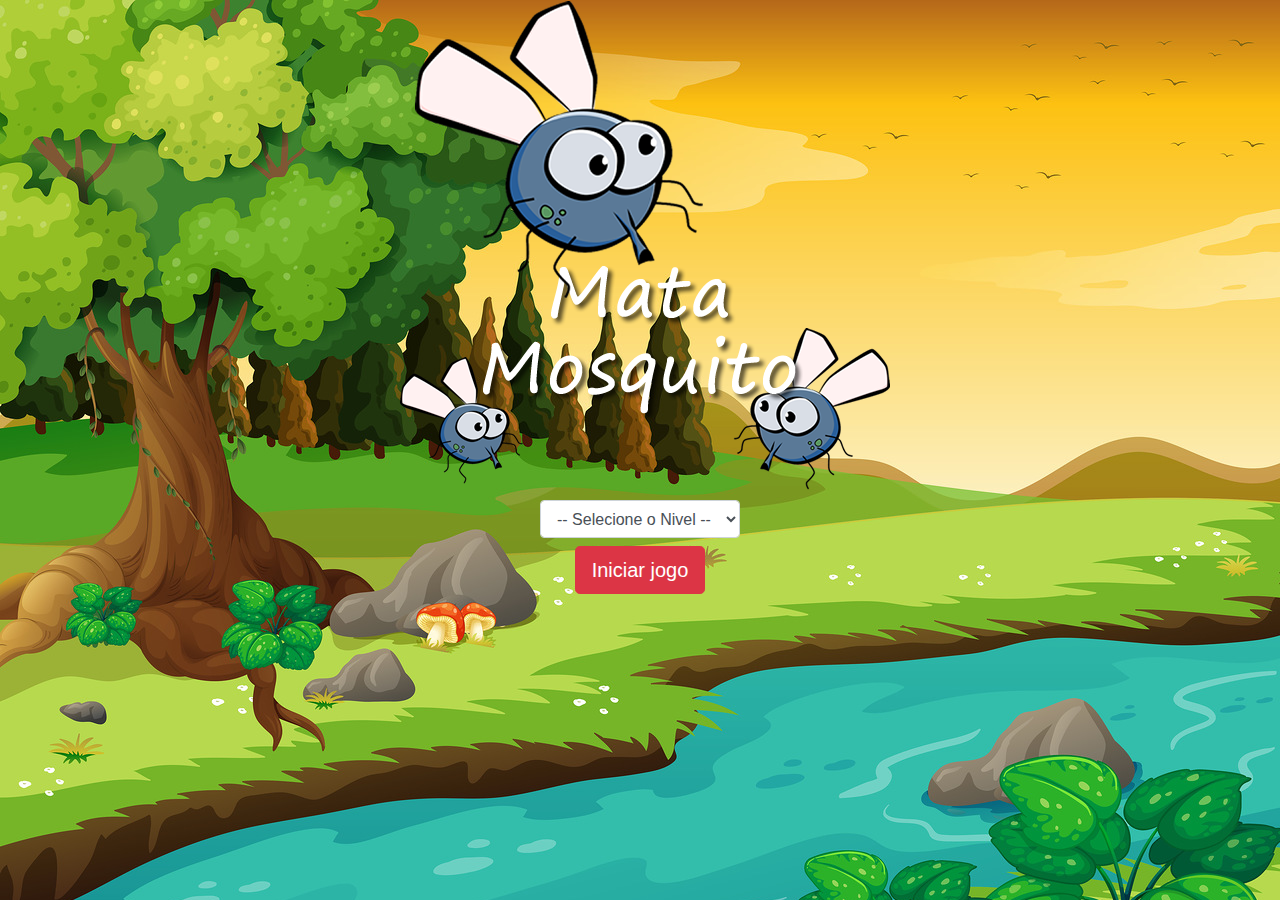
<file: index.html>
<!DOCTYPE html>
<html>
<head>
    <meta charset="utf-8">
    <title>  Game Mata Mosquitos </title>
    <link rel="stylesheet" href="https://stackpath.bootstrapcdn.com/bootstrap/4.4.1/css/bootstrap.min.css" />
    <link rel="stylesheet" href="estilo.css">


    <script>
    function iniciarJogo() {
        var nivel = document.getElementById('nivel').value

        if (nivel === '') {
            alert('Selecione um nível para iniciar o jogo.')
            return false
        }

        window.location.href = "app.html?" + nivel
    }
    </script>
</head>
<body>
    
    <div class="conteiner">
        <div class="row">
            <div class="col">
                <div class="d-flex justify-content-center">
                    <img src="imagens/game.png">
                </div>
            </div>
        </div>
        
        <div class="row">
            <div class="col">
                <div class="d-flex justify-content-center">
                    <div class="mb-2">
                        <select class="form-control" id="nivel">
                            <option value=""> -- Selecione o Nivel -- </option>
                            <option value="facil"> -- Fácil -- </option>
                            <option value="medio"> -- Médio -- </option>
                            <option value="dificil"> -- Difícil -- </option>
                        </select>
                    </div>
                </div>
            </div>
        </div>
        
        
        <div class="row">
            <div class="col">
                <div class="d-flex justify-content-center">
                    <button type="button" class="btn btn-danger btn-lg" onclick="iniciarJogo()"> Iniciar jogo </button>
                </div>
            </div>
        </div>
    </div>
    
</body>
</html>
</file>
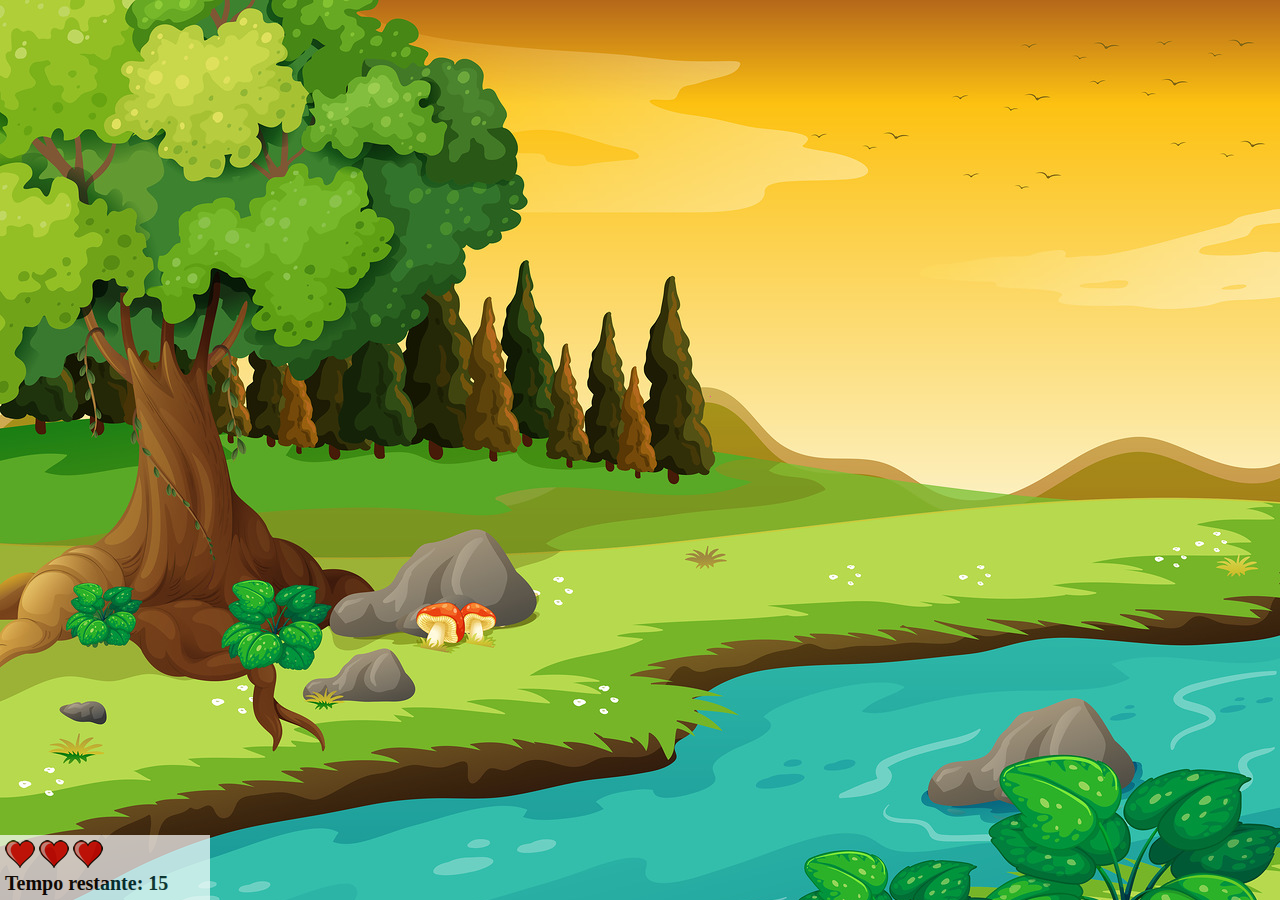
<file: app.html>
<!DOCTYPE html>
<html>
<head>
    <meta charset="utf-8">
    <title>Mata Mosquitos</title>
    <link rel="stylesheet" href="estilo.css" />
    <script src="jogo.js"></script>
</head>

<!-- Chama a funcao no body para adequar os limites de tamanho de acordo com o valor de medidas x,y renderizados na janela -->
<body onresize="ajustaTamanhoPalcoJogo()">    
    <div class="painel">
        <div class="vidas">
            <img id="v1" src="imagens/coracao_cheio.png" />
            <img id="v2" src="imagens/coracao_cheio.png" />
            <img id="v3" src="imagens/coracao_cheio.png" />

        </div>
        <div class="cronometro">
            Tempo restante: <span id="cronometro"></span>
        </div>
    </div>


    
    <script>  
    
    document.getElementById('cronometro').innerHTML = tempo
    
    var criaMosquito = setInterval(function(){
        posicaoRandomica()
    }, criaMosquitoTempo)
    </script>
</body>
</html>
</file>
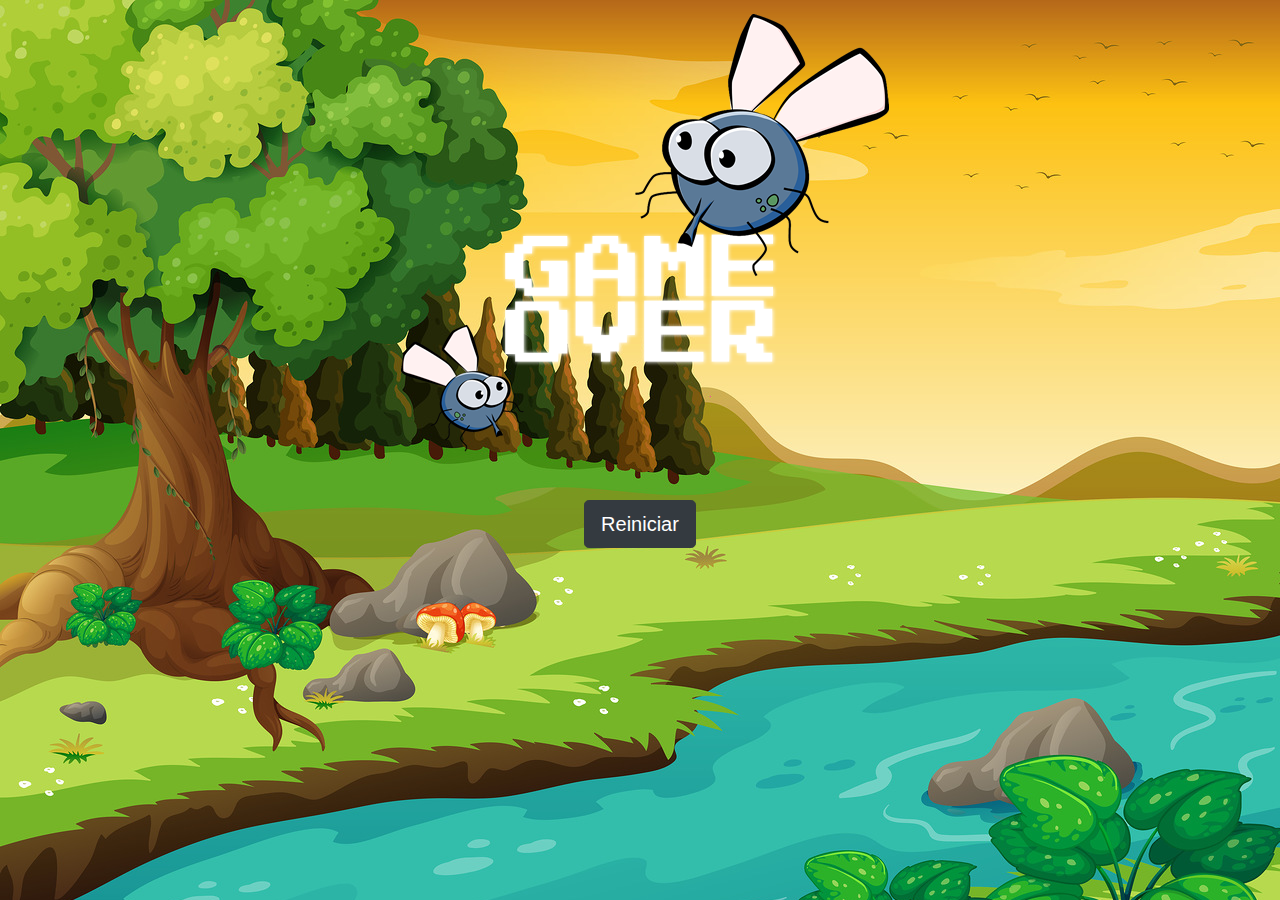
<file: fim_de_jogo.html>
<!DOCTYPE html>
<html>
    <head>
        <title> Game Over </title>
        <link rel="stylesheet" href="https://stackpath.bootstrapcdn.com/bootstrap/4.4.1/css/bootstrap.min.css" />
        <link rel="stylesheet" href="estilo.css">
    </head>
    <body>

        <div class="conteiner">
            <div class="row">
                <div class="col">
                    <div class="d-flex justify-content-center">
                        <img src="imagens/game_over.png">
                    </div>
                </div>
            </div>

            <div class="row">
                <div class="col">
                    <div class="d-flex justify-content-center">
                        <button type="button" class="btn btn-dark btn-lg" onclick="window.location.href='index.html'"> Reiniciar </button>
                    </div>
                </div>
            </div>
        </div>

    </body>
</html>
</file>
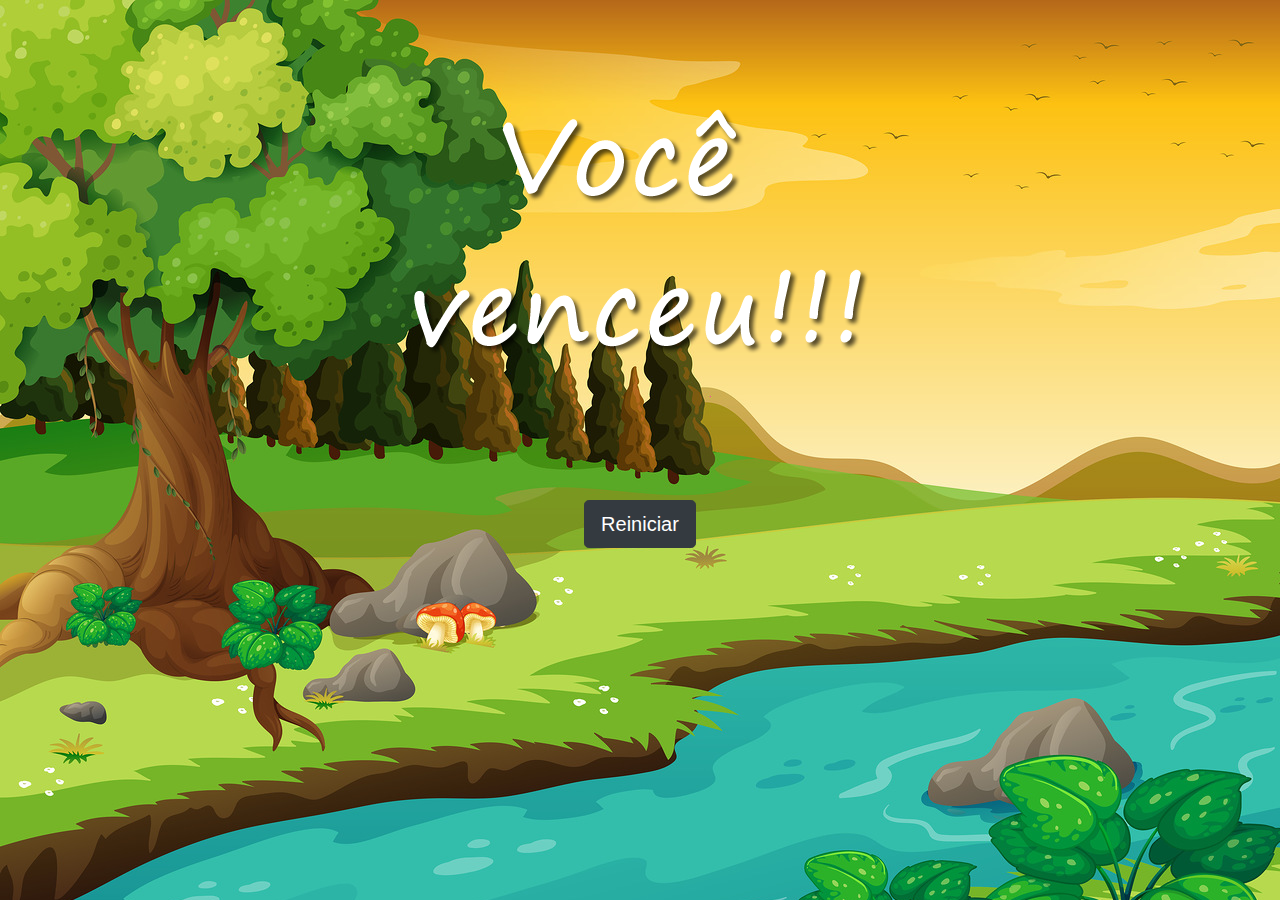
<file: vitoria.html>
<!DOCTYPE html>
<html>
    <head>
        <meta charset="utf-8">
        <title>  Você venceu! </title>
        <link rel="stylesheet" href="https://stackpath.bootstrapcdn.com/bootstrap/4.4.1/css/bootstrap.min.css" />
        <link rel="stylesheet" href="estilo.css">
    </head>
    <body>

        <div class="conteiner">
            <div class="row">
                <div class="col">
                    <div class="d-flex justify-content-center">
                        <img src="imagens/vitoria.png">
                    </div>
                </div>
            </div>

            <div class="row">
                <div class="col">
                    <div class="d-flex justify-content-center">
                        <button type="button" class="btn btn-dark btn-lg" onclick="window.location.href='index.html'"> Reiniciar </button>
                    </div>
                </div>
            </div>
        </div>

    </body>
</html>
</file>
<file: estilo.css>
html {
    cursor: url(imagens/mata_mosca.png) 30 30, auto;
}

body {
    background-image: url(imagens/bg.jpg);
    background-repeat: no-repeat;
}

.mosquito1 {
    width: 50px;
    height: 50px;
}

.mosquito2 {
    width: 70px;
    height: 70px;
}

.mosquito3 {
    width: 90px;
    height: 90px;
}


.ladoA {
    transform: scaleX(1);
}

.ladoB {
    transform: scaleX(-1);
}

.painel {
    position: absolute;
    left: 0px;
    width: 200px;
    padding: 5px;
    bottom: 0px;
    border-top: solid 1 px #fff;
    background-color: #fff;
    opacity: 0.7;
}


.vidas {
    float: left;
}

.cronometro {
    float: left;
    font-size: 20px;
    font-weight: bold;
}
</file>
